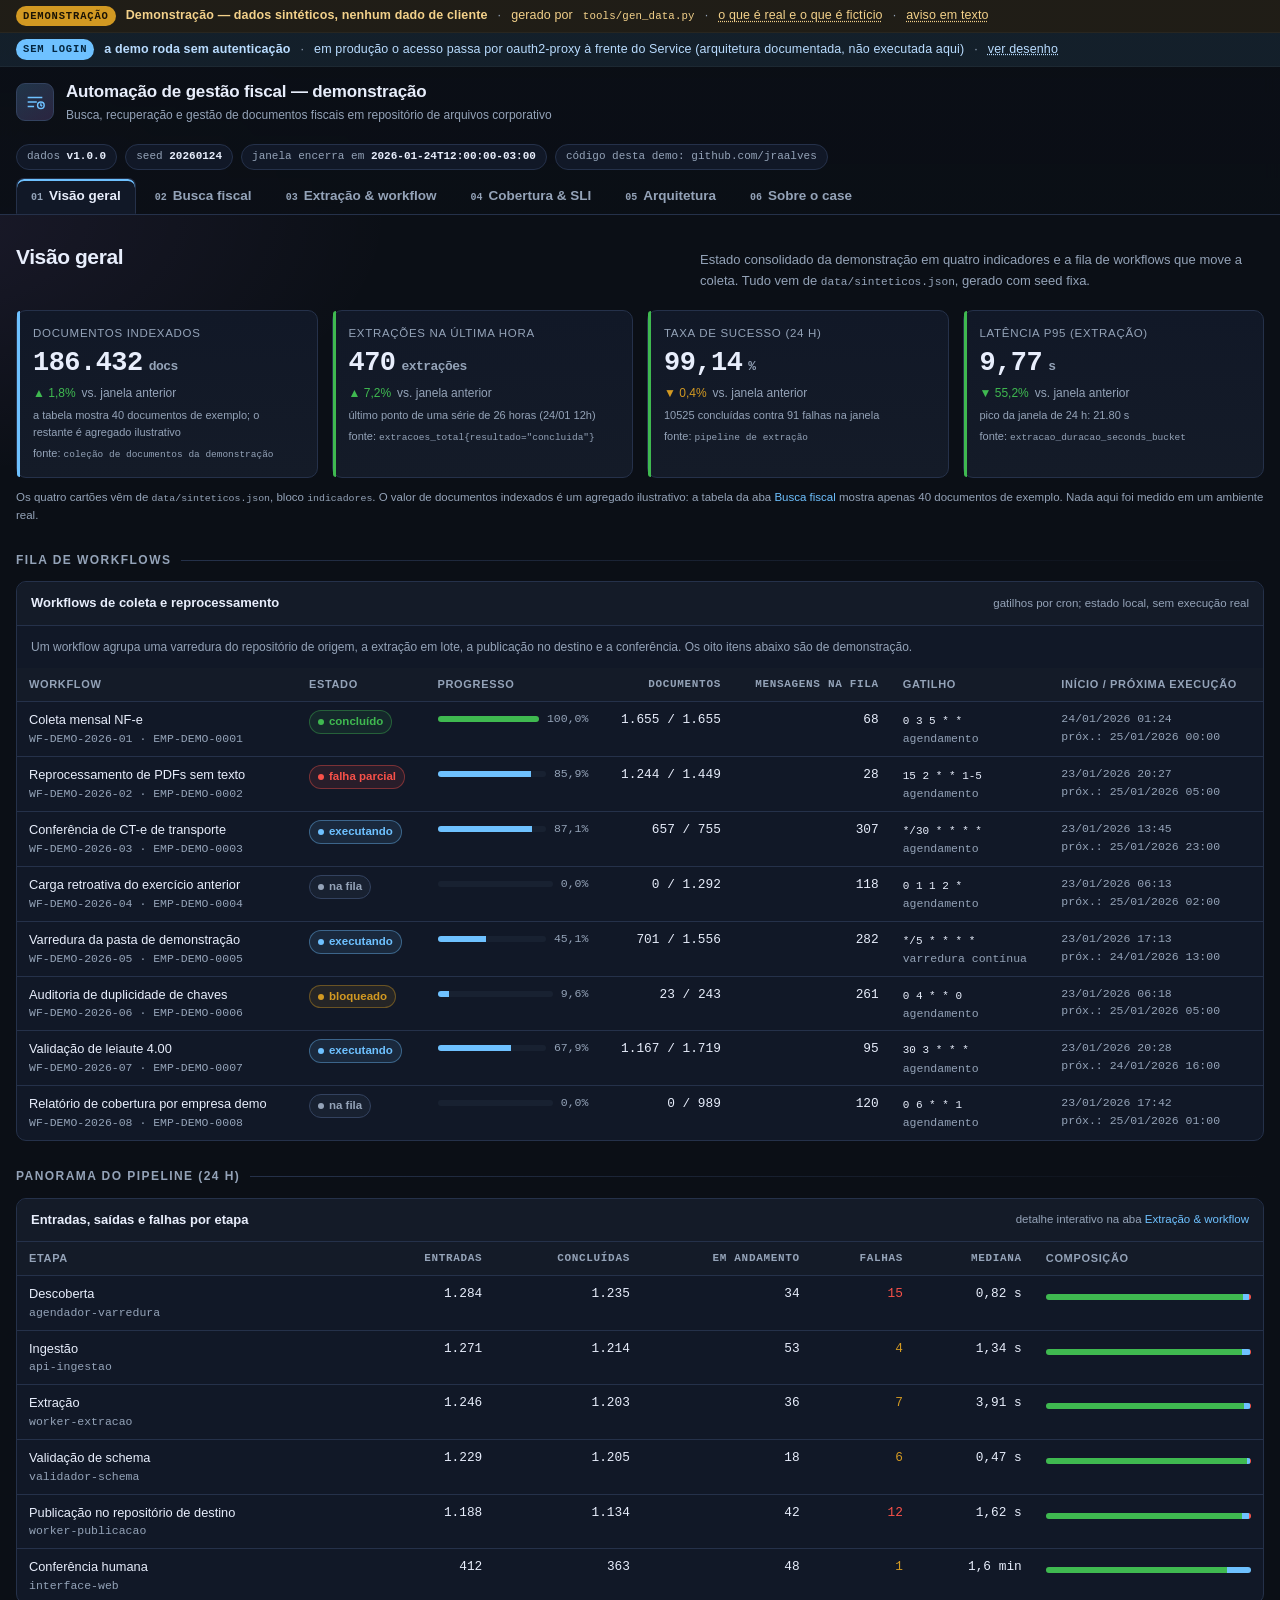
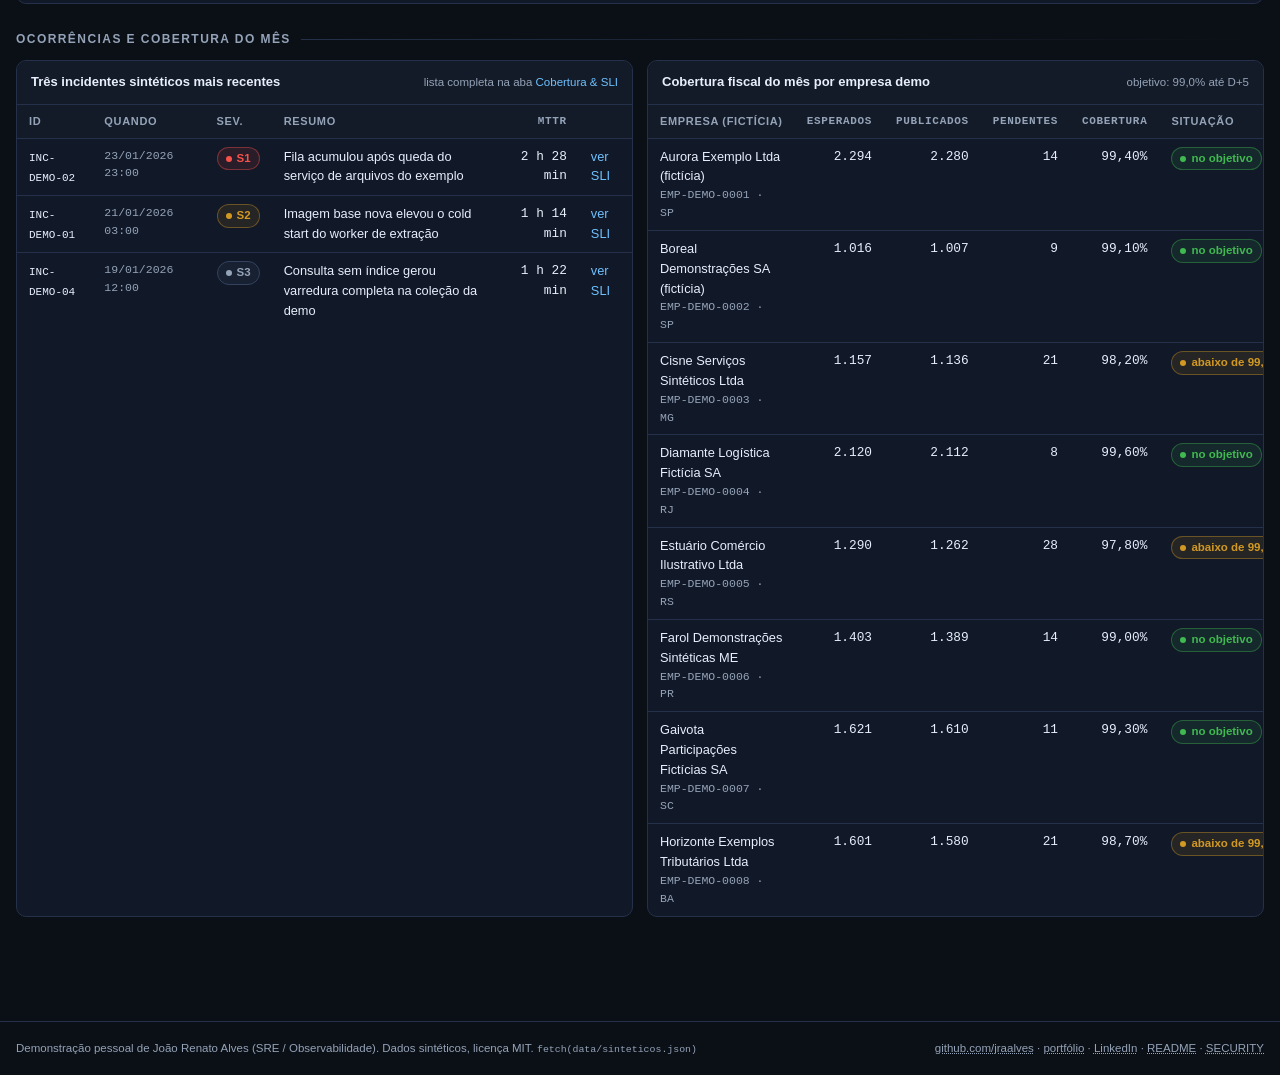
<file: index.html>
<!doctype html>
<html lang="pt-BR">
<head>
  <meta charset="utf-8">
  <meta name="viewport" content="width=device-width, initial-scale=1">
  <title>Automação de gestão fiscal — demonstração com dados sintéticos</title>
  <meta name="description" content="Demonstração pública com dados sintéticos de uma aplicação de busca, recuperação e gestão de documentos fiscais em repositório de arquivos corporativo: interface, pipeline, SLIs, observabilidade e arquitetura em Kubernetes.">
  <meta name="robots" content="index, follow, max-image-preview:large">
  <meta name="author" content="João Renato Alves">
  <meta name="theme-color" content="#0b0f16">
  <meta property="og:type" content="website">
  <meta property="og:site_name" content="Automação fiscal — demonstração">
  <meta property="og:title" content="Automação de gestão fiscal — demonstração com dados sintéticos">
  <meta property="og:description" content="Interface, pipeline, SLIs e arquitetura de um caso de automação fiscal. Nenhum dado de cliente: tudo sintético e reprodutível.">
  <meta property="og:url" content="https://jraalves.github.io/automacao/">
  <meta property="og:image" content="https://jraalves.github.io/automacao/img/demo-card.svg">
  <meta name="twitter:card" content="summary_large_image">
  <link rel="canonical" href="https://jraalves.github.io/automacao/">
  <link rel="icon" href="img/favicon.svg" type="image/svg+xml">
  <link rel="stylesheet" href="styles.css">
</head>
<body>
  <a class="pular" href="#conteudo">Pular para o conteúdo</a>

  <!-- ======================================================================
       Faixas fixas no topo. O texto estático já é verdadeiro; app.js apenas
       enriquece com o que está em data/sinteticos.json.
       ====================================================================== -->
  <div class="fixo-topo">
    <div class="faixa faixa-sintetico" id="faixa-sintetico">
      <span class="marcador">Demonstração</span>
      <strong>Demonstração — dados sintéticos, nenhum dado de cliente</strong>
      <span class="sep">·</span> gerado por <code>tools/gen_data.py</code> com seed fixa
      <span class="sep">·</span> <a href="#/sobre">o que é real e o que é fictício</a>
      <span class="sep">·</span> <a href="data/AVISO-SINTETICO.md">aviso em texto</a>
    </div>
    <div class="faixa faixa-auth" id="faixa-auth">
      <span class="marcador">Sem login</span>
      <strong>a demo roda sem autenticação</strong>
      <span class="sep">·</span> em produção o acesso passa por oauth2-proxy à frente do Service
      (arquitetura documentada, não executada aqui)
      <span class="sep">·</span> <a href="#/arquitetura">ver desenho</a>
    </div>

    <header class="topo">
      <div class="marca">
        <span class="glifo" aria-hidden="true">
          <svg width="22" height="22" viewBox="0 0 24 24" fill="none" stroke="#6ec1ff" stroke-width="1.6">
            <path d="M4 7h16M4 12h10M4 17h7"/>
            <circle cx="18.4" cy="15.6" r="3.6"/>
            <path d="M18.4 13.4v2.2l1.5 1"/>
          </svg>
        </span>
        <div>
          <h1 id="titulo-marca">Automação de gestão fiscal — demonstração</h1>
          <p id="sub-marca">Busca, recuperação e gestão de documentos fiscais em repositório de arquivos corporativo</p>
        </div>
      </div>
      <div class="selos">
        <span class="selo" id="selo-versao">dados <b>v1.0.0</b></span>
        <span class="selo" id="selo-seed">seed <b>20260124</b></span>
        <span class="selo" id="selo-instante">janela encerra em <b>2026-01-24T12:00:00-03:00</b></span>
        <a class="selo" href="https://github.com/jraalves" rel="noopener noreferrer">código desta demo: github.com/jraalves</a>
      </div>
    </header>

    <nav class="abas" role="tablist" aria-label="Seções da demonstração">
      <button class="aba" role="tab" id="aba-visao-geral" data-rota="visao-geral"
              aria-controls="vista-visao-geral" aria-selected="true"><span class="numero">01</span>Visão geral</button>
      <button class="aba" role="tab" id="aba-busca" data-rota="busca"
              aria-controls="vista-busca" aria-selected="false"><span class="numero">02</span>Busca fiscal</button>
      <button class="aba" role="tab" id="aba-extracao" data-rota="extracao"
              aria-controls="vista-extracao" aria-selected="false"><span class="numero">03</span>Extração &amp; workflow</button>
      <button class="aba" role="tab" id="aba-sli" data-rota="sli"
              aria-controls="vista-sli" aria-selected="false"><span class="numero">04</span>Cobertura &amp; SLI</button>
      <button class="aba" role="tab" id="aba-arquitetura" data-rota="arquitetura"
              aria-controls="vista-arquitetura" aria-selected="false"><span class="numero">05</span>Arquitetura</button>
      <button class="aba" role="tab" id="aba-sobre" data-rota="sobre"
              aria-controls="vista-sobre" aria-selected="false"><span class="numero">06</span>Sobre o case</button>
    </nav>
  </div>

  <main id="conteudo">
    <p id="erro-carga" class="erro-carga" hidden></p>
    <p id="carregando" class="nota-pequena">Carregando <code>data/sinteticos.json</code> (ou o fallback
      <code>data/dados.js</code> se você abriu este arquivo localmente)…</p>
    <noscript><div class="erro-carga">As tabelas, filtros e gráficos desta demonstração precisam de
      JavaScript. O texto das abas <a href="#/arquitetura">Arquitetura</a> e
      <a href="#/sobre">Sobre o case</a>, porém, continua útil sem script — e o repositório traz
      os mesmos YAMLs, regras de alerta e manifests comentados.</div></noscript>

    <!-- ====================================================================
         01 — VISÃO GERAL
         ==================================================================== -->
    <section class="vista" id="vista-visao-geral" role="tabpanel" aria-labelledby="aba-visao-geral">
      <div class="titulo-vista">
        <h2>Visão geral</h2>
        <p class="sub">Estado consolidado da demonstração em quatro indicadores e a fila de workflows
          que move a coleta. Tudo vem de <code>data/sinteticos.json</code>, gerado com seed fixa.</p>
      </div>

      <div class="grade g-4" id="kpis"></div>
      <div id="nota-indicadores"></div>

      <div class="grupo">
        <h3>Fila de workflows</h3>
        <div class="painel">
          <header>
            <h4>Workflows de coleta e reprocessamento</h4>
            <span class="nota">gatilhos por cron; estado local, sem execução real</span>
          </header>
          <div class="corpo sem-padding">
            <div class="envolver-tabela">
              <table id="tabela-workflows">
                <caption>Um workflow agrupa uma varredura do repositório de origem, a extração em lote,
                  a publicação no destino e a conferência. Os oito itens abaixo são de demonstração.</caption>
                <thead>
                  <tr>
                    <th scope="col">Workflow</th>
                    <th scope="col">Estado</th>
                    <th scope="col">Progresso</th>
                    <th scope="col" class="numero">Documentos</th>
                    <th scope="col" class="numero">Mensagens na fila</th>
                    <th scope="col">Gatilho</th>
                    <th scope="col">Início / próxima execução</th>
                  </tr>
                </thead>
                <tbody id="corpo-workflows"></tbody>
              </table>
            </div>
          </div>
        </div>
      </div>

      <div class="grupo">
        <h3>Panorama do pipeline (24 h)</h3>
        <div class="painel">
          <header>
            <h4>Entradas, saídas e falhas por etapa</h4>
            <span class="nota">detalhe interativo na aba <a href="#/extracao">Extração &amp; workflow</a></span>
          </header>
          <div class="corpo sem-padding">
            <div class="envolver-tabela">
              <table>
                <thead>
                  <tr>
                    <th scope="col">Etapa</th>
                    <th scope="col" class="numero">Entradas</th>
                    <th scope="col" class="numero">Concluídas</th>
                    <th scope="col" class="numero">Em andamento</th>
                    <th scope="col" class="numero">Falhas</th>
                    <th scope="col" class="numero">Mediana</th>
                    <th scope="col">Composição</th>
                  </tr>
                </thead>
                <tbody id="resumo-pipeline"></tbody>
              </table>
            </div>
          </div>
        </div>
      </div>

      <div class="grupo">
        <h3>Ocorrências e cobertura do mês</h3>
        <div class="grade g-2">
          <div class="painel">
            <header><h4>Três incidentes sintéticos mais recentes</h4>
              <span class="nota">lista completa na aba <a href="#/sli">Cobertura &amp; SLI</a></span></header>
            <div class="corpo sem-padding">
              <div class="envolver-tabela">
                <table>
                  <thead><tr><th scope="col">ID</th><th scope="col">Quando</th><th scope="col">Sev.</th>
                    <th scope="col">Resumo</th><th scope="col" class="numero">MTTR</th><th scope="col"></th></tr></thead>
                  <tbody id="corpo-incidentes-resumo"></tbody>
                </table>
              </div>
            </div>
          </div>
          <div class="painel">
            <header><h4>Cobertura fiscal do mês por empresa demo</h4>
              <span class="nota">objetivo: 99,0% até D+5</span></header>
            <div class="corpo sem-padding">
              <div class="envolver-tabela">
                <table>
                  <thead><tr><th scope="col">Empresa (fictícia)</th><th scope="col" class="numero">Esperados</th>
                    <th scope="col" class="numero">Publicados</th><th scope="col" class="numero">Pendentes</th>
                    <th scope="col" class="numero">Cobertura</th><th scope="col">Situação</th></tr></thead>
                  <tbody id="corpo-cobertura-empresa"></tbody>
                </table>
              </div>
            </div>
          </div>
        </div>
      </div>
    </section>

    <!-- ====================================================================
         02 — BUSCA FISCAL
         ==================================================================== -->
    <section class="vista" id="vista-busca" role="tabpanel" aria-labelledby="aba-busca" hidden>
      <div class="titulo-vista">
        <h2>Busca fiscal</h2>
        <p class="sub">A consulta que o time fiscal usava: filtrar por empresa, período, tipo de documento
          e status da extração. O filtro roda no navegador, sobre a amostra sintética — nenhuma requisição é feita.</p>
      </div>

      <div class="painel">
        <header>
          <h4>Filtros</h4>
          <span class="nota" id="contagem-filtro">carregando…</span>
        </header>
        <div class="corpo">
          <form id="filtro-form" class="filtros" autocomplete="off">
            <div class="campo">
              <label for="filtro-empresa">Empresa demo</label>
              <select id="filtro-empresa" data-filtro="empresa"></select>
            </div>
            <div class="campo">
              <label for="filtro-tipo">Tipo de documento</label>
              <select id="filtro-tipo" data-filtro="tipo"></select>
            </div>
            <div class="campo">
              <label for="filtro-status">Status da extração</label>
              <select id="filtro-status" data-filtro="status"></select>
            </div>
            <div class="campo">
              <label for="filtro-mes-ini">Referência (de)</label>
              <select id="filtro-mes-ini" data-filtro="mesIni"></select>
            </div>
            <div class="campo">
              <label for="filtro-mes-fim">Referência (até)</label>
              <select id="filtro-mes-fim" data-filtro="mesFim"></select>
            </div>
            <div class="campo">
              <label for="campo-texto">Texto (id, número, caminho, trace)</label>
              <input id="campo-texto" type="search" data-filtro="texto" placeholder="ex.: NF-DEMO-99- ou EMP-DEMO-0007">
            </div>
            <div class="botoes">
              <button class="botao principal" type="submit">Aplicar</button>
              <button class="botao" type="button" id="filtro-limpar">Limpar filtros</button>
            </div>
          </form>
          <p class="nota-pequena" style="margin-top:10px">
            Os nomes de empresa são inventados (EMP-DEMO-0001…0008). Nenhum número exibido tem
            dígito verificador válido de CNPJ ou CPF, e as chaves de acesso não são reproduzidas.
            Veja <a href="data/AVISO-SINTETICO.md">data/AVISO-SINTETICO.md</a>.
          </p>
        </div>
      </div>

      <div class="busca-grade" style="margin-top:14px">
        <div class="painel">
          <header>
            <h4>Documentos fiscais sintéticos</h4>
            <span class="nota">clique numa linha para abrir o detalhe; o
              <code>X-Request-Id</code> da linha leva à vista de correlação</span>
          </header>
          <div class="corpo sem-padding">
            <div class="envolver-tabela">
              <table id="tabela-documentos">
                <caption>Cada linha é um documento de demonstração. As colunas com seta são ordenáveis.</caption>
                <thead>
                  <tr>
                    <th scope="col" class="ordenavel" data-coluna="id">Documento <span class="seta-ordem"></span></th>
                    <th scope="col" class="ordenavel" data-coluna="empresa_id">Empresa <span class="seta-ordem"></span></th>
                    <th scope="col" class="ordenavel" data-coluna="tipo_rotulo">Tipo <span class="seta-ordem"></span></th>
                    <th scope="col" class="ordenavel" data-coluna="data_referencia">Referência <span class="seta-ordem"></span></th>
                    <th scope="col" class="ordenavel" data-coluna="status">Status da extração <span class="seta-ordem"></span></th>
                    <th scope="col" class="ordenavel" data-coluna="latencia" aria-sort="none">Mediana <span class="seta-ordem"></span></th>
                    <th scope="col" class="numero">Tent.</th>
                    <th scope="col">X-Request-Id / trace</th>
                    <th scope="col" class="ordenavel" data-coluna="data_entrada_repositorio">Entrada no repositório <span class="seta-ordem"></span></th>
                  </tr>
                </thead>
                <tbody id="corpo-documentos"></tbody>
              </table>
            </div>
          </div>
        </div>
        <aside class="painel detalhe" id="painel-detalhe" aria-live="polite">
          <header><h4>Detalhe do documento</h4><span class="nota">aguardando dados</span></header>
          <div class="corpo"><p class="vazio">Selecione uma linha da tabela.</p></div>
        </aside>
      </div>
    </section>

    <!-- ====================================================================
         03 — EXTRAÇÃO & WORKFLOW
         ==================================================================== -->
    <section class="vista" id="vista-extracao" role="tabpanel" aria-labelledby="aba-extracao" hidden>
      <div class="titulo-vista">
        <h2>Extração &amp; workflow</h2>
        <p class="sub">O caminho de um arquivo até virar documento consultável: descoberta, ingestão,
          extração, validação de schema, publicação no repositório de destino e conferência humana.</p>
      </div>

      <div class="painel">
        <header>
          <h4>Pipeline em seis etapas</h4>
          <span class="nota" id="cabecalho-janela">últimas 24 horas da janela de demonstração</span>
        </header>
        <div class="corpo">
          <div class="pipeline" id="pipeline"></div>
          <p class="nota-pequena" style="margin-top:14px" id="nota-retry"></p>
        </div>
      </div>

      <div class="grupo">
        <h3>Fila de falhas</h3>
        <div class="painel fila-falhas">
          <header>
            <h4>Documentos que pararam em alguma etapa</h4>
            <span class="nota" id="contador-falhas"></span>
          </header>
          <div class="corpo sem-padding">
            <div class="envolver-tabela">
              <table>
                <caption>Motivos fictícios, mas com as classes de erro que o desenho trata:
                  schema, OCR, tempo limite, regra de negócio, duplicidade e conflito de ETag.</caption>
                <thead>
                  <tr>
                    <th scope="col">Documento</th>
                    <th scope="col">Tipo / número demo</th>
                    <th scope="col">Classe</th>
                    <th scope="col">Motivo</th>
                    <th scope="col" class="numero">Tent.</th>
                    <th scope="col">Última tentativa</th>
                    <th scope="col">Próxima ação</th>
                    <th scope="col">Ação</th>
                    <th scope="col">Trace</th>
                  </tr>
                </thead>
                <tbody id="corpo-fila-falhas"></tbody>
              </table>
            </div>
          </div>
        </div>
        <div id="estado-local" style="margin-top:12px"></div>
      </div>

      <div class="grupo">
        <h3>Contrato de extração</h3>
        <div class="grade g-2-1">
          <div class="painel">
            <header><h4>Campos obrigatórios da extração (schema de demonstração)</h4>
              <span class="nota">é o que a validação de schema exige antes de publicar</span></header>
            <div class="corpo sem-padding">
              <div class="envolver-tabela">
                <table>
                  <thead><tr><th scope="col">Campo</th><th scope="col">Origem</th>
                    <th scope="col">Obrigatório</th><th scope="col">Validação</th></tr></thead>
                  <tbody id="corpo-schema"></tbody>
                </table>
              </div>
            </div>
          </div>
          <div class="cartao tom-roxo">
            <h4>Como o reprocessamento funciona no desenho real</h4>
            <ul class="lista-notas">
              <li>A API marca a tentativa e devolve o documento para a fila; o worker consome de novo
                com backoff exponencial.</li>
              <li>Falha definitiva vai para um beco sem saída com motivo — é ela que entra no SLI de
                taxa de erro do worker.</li>
              <li>Reprocessar nunca regrava por cima de um arquivo publicado: a chave é
                <code>empresa + tipo + número demo</code>, e o destino é verificado por ETag.</li>
              <li>Cada reprocessamento gera um novo <code>span</code> no mesmo <code>trace_id</code>,
                o que permite contar tentativas sem perder o histórico.</li>
            </ul>
            <p style="margin-top:10px">O botão <em>Reprocessar</em> desta página não faz nada disso: ele
              apenas move o item no estado local para você ver o fluxo. Nenhuma chamada de rede é feita.</p>
          </div>
        </div>
      </div>
    </section>

    <!-- ====================================================================
         04 — COBERTURA & SLI
         ==================================================================== -->
    <section class="vista" id="vista-sli" role="tabpanel" aria-labelledby="aba-sli" hidden>
      <div class="titulo-vista">
        <h2>Cobertura &amp; SLI</h2>
        <p class="sub">Como a demonstração mede se o serviço está prestanto o serviço: cobertura fiscal,
          latência de extração, taxa de erro do worker e o orçamento de erro do mês — todos calculados a
          partir da série sintética de 26 horas.</p>
      </div>

      <div class="grade g-4" id="cartoes-sli"></div>

      <div class="grupo">
        <h3>Orçamento de erro</h3>
        <div class="painel">
          <header><h4>Consumo no mês de referência</h4>
            <span class="nota">SLO de referência: taxa de erro do worker ≤ 0,5% em 30 dias</span></header>
          <div class="corpo" id="medidor-orcamento"></div>
        </div>
      </div>

      <div class="grupo">
        <h3>Séries</h3>
        <div class="painel">
          <header><h4>Burn rate multi-janela (1 h / 6 h / 24 h)</h4>
            <span class="nota">eixo vertical em escala logarítmica; 1x = ritmo exato do orçamento</span></header>
          <div class="corpo" id="grafico-burn"></div>
        </div>
        <div class="grade g-2" style="margin-top:14px">
          <div class="painel">
            <header><h4>SLI de cobertura fiscal</h4>
              <span class="nota">documentos publicados ÷ esperados, por hora</span></header>
            <div class="corpo" id="grafico-cobertura"></div>
          </div>
          <div class="painel">
            <header><h4>SLI de latência de extração</h4>
              <span class="nota">p50 e p95 por hora, objetivo p95 ≤ 12 s</span></header>
            <div class="corpo" id="grafico-latencia"></div>
          </div>
        </div>
      </div>

      <div class="grupo">
        <h3>Cobertura por empresa demo</h3>
        <div class="painel">
          <header><h4>Mês de referência por empresa fictícia</h4>
            <span class="nota">o que o SLI de cobertura significa na prática</span></header>
          <div class="corpo sem-padding">
            <div class="envolver-tabela">
              <table>
                <thead><tr><th scope="col">Empresa (fictícia)</th><th scope="col" class="numero">Esperados</th>
                  <th scope="col" class="numero">Publicados</th><th scope="col" class="numero">Pendentes</th>
                  <th scope="col" class="numero">Cobertura</th><th scope="col">Situação</th></tr></thead>
                <tbody id="corpo-cobertura-sli"></tbody>
              </table>
            </div>
          </div>
        </div>
      </div>

      <div class="grupo">
        <h3>Incidentes sintéticos</h3>
        <div class="painel">
          <header><h4>Últimos 8 incidentes de demonstração</h4>
            <span class="nota">MTTD/MTTR são números inventados para mostrar o formato do registro</span></header>
          <div class="corpo sem-padding">
            <div class="envolver-tabela">
              <table>
                <thead><tr><th scope="col">ID</th><th scope="col">Sev.</th><th scope="col">Resumo</th>
                  <th scope="col">Início</th><th scope="col" class="numero">MTTD</th>
                  <th scope="col" class="numero">MTTR</th><th scope="col">Detecção</th>
                  <th scope="col">Causa sintética</th><th scope="col">Orçamento</th></tr></thead>
                <tbody id="corpo-incidentes"></tbody>
              </table>
            </div>
          </div>
        </div>
        <p class="nota-pequena" style="margin-top:10px" id="nota-incidentes"></p>
      </div>
    </section>

    <!-- ====================================================================
         05 — ARQUITETURA
         ==================================================================== -->
    <section class="vista" id="vista-arquitetura" role="tabpanel" aria-labelledby="aba-arquitetura" hidden>
      <div class="titulo-vista">
        <h2>Arquitetura</h2>
        <p class="sub">Desenho de produção <strong>documentado</strong>, não executado por esta página.
          Cada caixa tem link para o arquivo correspondente no repositório — os YAMLs estão aqui,
          legíveis e comentados.</p>
      </div>

      <div class="painel">
        <header>
          <h4>Fluxo completo: do navegador ao repositório de arquivos, com telemetria e GitOps</h4>
          <span class="nota">SVG desenhado à mão dentro deste arquivo; nenhuma biblioteca de diagrama</span>
        </header>
        <div class="corpo">
          <div class="envolver-tabela">
            <svg class="diagrama" viewBox="0 0 1240 860" xmlns="http://www.w3.org/2000/svg" role="img"
                 aria-label="Diagrama com navegador, Ingress, oauth2-proxy, Service, pods FastAPI, fila, workers, MongoDB, repositório de arquivos corporativo, OTel Collector, Prometheus, Loki, Tempo, Alertmanager, Grafana e Argo CD sincronizando manifests">
              <defs>
                <marker id="ponta-azul" viewBox="0 0 10 10" refX="9" refY="5" markerWidth="6" markerHeight="6" orient="auto-start-reverse">
                  <path d="M0,0 L10,5 L0,10 z" fill="#6ec1ff"/></marker>
                <marker id="ponta-roxo" viewBox="0 0 10 10" refX="9" refY="5" markerWidth="6" markerHeight="6" orient="auto-start-reverse">
                  <path d="M0,0 L10,5 L0,10 z" fill="#bc8cff"/></marker>
                <marker id="ponta-verde" viewBox="0 0 10 10" refX="9" refY="5" markerWidth="6" markerHeight="6" orient="auto-start-reverse">
                  <path d="M0,0 L10,5 L0,10 z" fill="#3fb950"/></marker>
                <marker id="ponta-ambar" viewBox="0 0 10 10" refX="9" refY="5" markerWidth="6" markerHeight="6" orient="auto-start-reverse">
                  <path d="M0,0 L10,5 L0,10 z" fill="#d29922"/></marker>
              </defs>

              <!-- região do cluster e rótulos de fora do cluster -->
              <rect class="regiao" x="160" y="56" width="900" height="734" rx="12"/>
              <text class="regiao-titulo" x="176" y="80">CLUSTER KUBERNETES (GENÉRICO — SEM REFERÊNCIA A AMBIENTE REAL)</text>
              <text class="regiao-titulo" x="16" y="240">FORA DO CLUSTER</text>
              <text class="regiao-titulo" x="1090" y="240">FORA DO CLUSTER</text>

              <!-- ============ banda GitOps (topo) ============ -->
              <g>
                <title>Manifests versionados em Git: a pasta k8s/ deste próprio repositório</title>
                <rect class="caixa" x="168" y="96" width="180" height="64" rx="8"/>
                <text class="no-titulo" x="258" y="122" text-anchor="middle">Git (manifests)</text>
                <text class="no-sub" x="258" y="138" text-anchor="middle">pasta k8s/ · 1 app por ambiente</text>
                <text class="no-sub" x="258" y="151" text-anchor="middle">revisão humana antes do merge</text>
              </g>
              <path class="seta-gitops" d="M348,128 H364" marker-end="url(#ponta-ambar)"/>
              <g>
                <title>Argo CD sincroniza os manifests (GitOps documentado, não executado aqui)</title>
                <rect class="caixa" x="364" y="96" width="170" height="64" rx="8"/>
                <text class="no-titulo" x="449" y="122" text-anchor="middle">Argo CD (GitOps)</text>
                <text class="no-sub" x="449" y="138" text-anchor="middle">sync periódico · diff visível</text>
                <text class="no-sub" x="449" y="151" text-anchor="middle">prune desligado por padrão</text>
              </g>
              <g>
                <title>NetworkPolicy default-deny: só o tráfego listado é permitido</title>
                <rect class="regiao" x="560" y="96" width="220" height="64" rx="8"/>
                <text class="no-titulo" x="670" y="122" text-anchor="middle">NetworkPolicy default-deny</text>
                <text class="no-sub" x="670" y="138" text-anchor="middle">proxy → api · worker → mongo</text>
                <text class="no-sub" x="670" y="151" text-anchor="middle">tudo → OTel Collector:4317</text>
              </g>
              <g>
                <title>Policy de disruption e autoescala por profundidade de fila</title>
                <rect class="regiao" x="800" y="96" width="180" height="64" rx="8"/>
                <text class="no-titulo" x="890" y="122" text-anchor="middle">PDB + HPA</text>
                <text class="no-sub" x="890" y="138" text-anchor="middle">minAvailable 2 de 3</text>
                <text class="no-sub" x="890" y="151" text-anchor="middle">4 → 12 pods pela fila</text>
              </g>

              <!-- GitOps desce para os workloads -->
              <path class="seta-gitops" d="M449,160 V196 H665 V250" marker-end="url(#ponta-ambar)"/>
              <path class="seta-gitops" d="M449,196 H982 V250" marker-end="url(#ponta-ambar)"/>
              <text class="rotulo-seta" x="470" y="190">ArgoCD sincroniza Deployment/Service</text>

              <!-- ============ cadeia principal (HTTP) ============ -->
              <g>
                <title>Navegador do usuário da demonstração — aqui é HTML+CSS+JS puro</title>
                <rect class="caixa" x="16" y="300" width="124" height="68" rx="8"/>
                <text class="no-titulo" x="78" y="326" text-anchor="middle">Navegador</text>
                <text class="no-sub" x="78" y="342" text-anchor="middle">interface do fiscal</text>
                <text class="no-sub" x="78" y="355" text-anchor="middle">nesta demo: HTML+CSS+JS</text>
              </g>
              <path class="seta" d="M140,334 H168" marker-end="url(#ponta-azul)"/>
              <text class="rotulo-seta" x="122" y="324">TLS 443</text>

              <a href="k8s/ingress.yaml">
                <g><title>Ingress: único ponto de entrada público, host fictício automacao-demo.example.com</title>
                  <rect class="caixa" x="168" y="300" width="118" height="68" rx="8"/>
                  <text class="no-titulo" x="227" y="326" text-anchor="middle">Ingress</text>
                  <text class="no-sub" x="227" y="342" text-anchor="middle">automacao-demo</text>
                  <text class="no-sub" x="227" y="355" text-anchor="middle">.example.com (fictício)</text>
                </g>
              </a>
              <path class="seta" d="M286,334 H302" marker-end="url(#ponta-azul)"/>

              <a href="k8s/oauth2-proxy.yaml">
                <g><title>oauth2-proxy: única rota exposta; sem cookie válido o backend nem é chamado</title>
                  <rect class="caixa" x="302" y="300" width="130" height="68" rx="8"/>
                  <text class="no-titulo" x="367" y="326" text-anchor="middle">oauth2-proxy</text>
                  <text class="no-sub" x="367" y="342" text-anchor="middle">sessão + allow list</text>
                  <text class="no-sub" x="367" y="355" text-anchor="middle">não executado aqui</text>
                </g>
              </a>
              <path class="seta" d="M432,334 H448" marker-end="url(#ponta-azul)"/>
              <text class="rotulo-seta" x="398" y="324">cookie ok</text>

              <a href="k8s/service-api.yaml">
                <g><title>Service ClusterIP: nunca exposto diretamente</title>
                  <rect class="caixa" x="448" y="300" width="118" height="68" rx="8"/>
                  <text class="no-titulo" x="507" y="326" text-anchor="middle">Service</text>
                  <text class="no-sub" x="507" y="342" text-anchor="middle">ClusterIP</text>
                  <text class="no-sub" x="507" y="355" text-anchor="middle">porta 8000</text>
                </g>
              </a>
              <path class="seta" d="M566,334 H582" marker-end="url(#ponta-azul)"/>

              <!-- deployment da API -->
              <a href="k8s/deployment-api.yaml">
                <g><title>Deployment da API FastAPI: leitores de busca, sem trabalho longo</title>
                  <rect class="caixa" x="582" y="250" width="166" height="170" rx="10"/>
                  <text class="no-titulo" x="665" y="272" text-anchor="middle">Deployment · api</text>
                  <rect class="caixa-suave" x="598" y="284" width="134" height="32" rx="6"/>
                  <text class="no-sub" x="665" y="304" text-anchor="middle">FastAPI · pod a</text>
                  <rect class="caixa-suave" x="598" y="324" width="134" height="32" rx="6"/>
                  <text class="no-sub" x="665" y="344" text-anchor="middle">FastAPI · pod b</text>
                  <rect class="caixa-suave" x="598" y="364" width="134" height="32" rx="6"/>
                  <text class="no-sub" x="665" y="384" text-anchor="middle">FastAPI · pod c</text>
                </g>
              </a>
              <path class="seta" d="M748,334 H764" marker-end="url(#ponta-azul)"/>
              <text class="rotulo-seta" x="726" y="324">enfileira</text>

              <g>
                <title>Fila de trabalho: desacopla a requisição HTTP do trabalho longo</title>
                <rect class="caixa" x="764" y="300" width="132" height="68" rx="8"/>
                <text class="no-titulo" x="830" y="326" text-anchor="middle">fila de trabalho</text>
                <text class="no-sub" x="830" y="342" text-anchor="middle">pedidos de extração</text>
                <text class="no-sub" x="830" y="355" text-anchor="middle">retry + beco sem saída</text>
              </g>
              <path class="seta" d="M896,334 H912" marker-end="url(#ponta-azul)"/>

              <!-- deployment de workers -->
              <a href="k8s/deployment-worker.yaml">
                <g><title>Workers de extração: CPU/memória próprias, escalam pela fila</title>
                  <rect class="caixa" x="912" y="250" width="140" height="170" rx="10"/>
                  <text class="no-titulo" x="982" y="272" text-anchor="middle">Deployment · worker</text>
                  <rect class="caixa-suave" x="926" y="284" width="112" height="32" rx="6"/>
                  <text class="no-sub" x="982" y="304" text-anchor="middle">parser XML</text>
                  <rect class="caixa-suave" x="926" y="324" width="112" height="32" rx="6"/>
                  <text class="no-sub" x="982" y="344" text-anchor="middle">OCR de PDF</text>
                  <rect class="caixa-suave" x="926" y="364" width="112" height="32" rx="6"/>
                  <text class="no-sub" x="982" y="384" text-anchor="middle">publicação</text>
                </g>
              </a>

              <!-- repositório de arquivos (fora do cluster) -->
              <g>
                <title>Repositório de arquivos corporativo (M365 Drive-like, genérico): origem e destino</title>
                <rect class="caixa" x="1090" y="286" width="130" height="96" rx="8"/>
                <text class="no-titulo" x="1155" y="312" text-anchor="middle">Repositório</text>
                <text class="no-titulo" x="1155" y="328" text-anchor="middle">de arquivos</text>
                <text class="no-sub" x="1155" y="346" text-anchor="middle">corporativo genérico</text>
                <text class="no-sub" x="1155" y="360" text-anchor="middle">(M365 Drive-like)</text>
                <text class="no-sub" x="1155" y="374" text-anchor="middle">origem + destino</text>
              </g>
              <path class="seta seta-dados" d="M1052,334 H1090" marker-end="url(#ponta-roxo)"/>
              <text class="rotulo-seta" x="1006" y="324">baixa / publica</text>

              <!-- ============ camada de dados (roxo) ============ -->
              <a href="k8s/postgres-or-mongo-statefulset.yaml">
                <g><title>MongoDB StatefulSet: documentos, auditoria e estado dos workflows</title>
                  <rect class="caixa" x="582" y="470" width="166" height="70" rx="8"/>
                  <text class="no-titulo" x="665" y="494" text-anchor="middle">MongoDB · StatefulSet</text>
                  <text class="no-sub" x="665" y="510" text-anchor="middle">documentos + auditoria</text>
                  <text class="no-sub" x="665" y="524" text-anchor="middle">1 volume por réplica</text>
                </g>
              </a>
              <path class="seta seta-dados" d="M665,420 V470" marker-end="url(#ponta-roxo)"/>
              <text class="rotulo-seta" x="672" y="450">lê / grava</text>
              <path class="seta seta-dados" d="M982,420 V505 H748" marker-end="url(#ponta-roxo)"/>
              <text class="rotulo-seta" x="800" y="498">estado do trabalho</text>

              <!-- secret montado read-only (anotação) -->
              <g>
                <title>Secret do conector montado em readOnly: true, sem write, sem execute</title>
                <rect class="caixa-suave" x="800" y="470" width="210" height="58" rx="8"/>
                <text class="no-titulo" x="905" y="492" text-anchor="middle">Secret (readOnly)</text>
                <text class="no-sub" x="905" y="508" text-anchor="middle">montado no worker · sem</text>
                <text class="no-sub" x="905" y="521" text-anchor="middle">escrita no volume</text>
              </g>
              <path class="seta seta-dados" d="M905,470 V420" marker-end="url(#ponta-roxo)"/>

              <!-- ============ telemetria (verde) ============ -->
              <path class="seta seta-telemetria" d="M582,404 H540 V560 H150 V640 H168" marker-end="url(#ponta-verde)"/>
              <path class="seta seta-telemetria" d="M1052,398 H1058 V580 H140 V656 H168" marker-end="url(#ponta-verde)"/>
              <text class="rotulo-seta" x="258" y="552">OTLP 4317: traces, logs e métricas (mesmo trace_id do X-Request-Id)</text>

              <a href="k8s/configmap-otel.yaml">
                <g><title>OpenTelemetry Collector: recebe OTLP e redistribui para as três backends</title>
                  <rect class="caixa" x="168" y="616" width="150" height="68" rx="8"/>
                  <text class="no-titulo" x="243" y="642" text-anchor="middle">OTel Collector</text>
                  <text class="no-sub" x="243" y="658" text-anchor="middle">pipeline demo:</text>
                  <text class="no-sub" x="243" y="671" text-anchor="middle">otlp → prom/loki/tempo</text>
                </g>
              </a>
              <path class="seta seta-telemetria" d="M318,632 H332 V600 H414 V616" marker-end="url(#ponta-verde)"/>
              <path class="seta seta-telemetria" d="M318,644 H340 V604 H569 V616" marker-end="url(#ponta-verde)"/>
              <path class="seta seta-telemetria" d="M318,656 H348 V608 H719 V616" marker-end="url(#ponta-verde)"/>

              <a href="observabilidade/prometheus-rules.yml">
                <g><title>Prometheus: regras de SLI, burn rate e alertas</title>
                  <rect class="caixa" x="350" y="616" width="128" height="68" rx="8"/>
                  <text class="no-titulo" x="414" y="642" text-anchor="middle">Prometheus</text>
                  <text class="no-sub" x="414" y="658" text-anchor="middle">regras de SLI</text>
                  <text class="no-sub" x="414" y="671" text-anchor="middle">burn rate 1h/6h/24h</text>
                </g>
              </a>
              <a href="observabilidade/loki-logql-exemplos.md">
                <g><title>Loki: logs em JSON com trace_id e request_id indexados</title>
                  <rect class="caixa" x="510" y="616" width="118" height="68" rx="8"/>
                  <text class="no-titulo" x="569" y="642" text-anchor="middle">Loki</text>
                  <text class="no-sub" x="569" y="658" text-anchor="middle">logs + trace_id</text>
                  <text class="no-sub" x="569" y="671" text-anchor="middle">LogQL na aba correlação</text>
                </g>
              </a>
              <a href="observabilidade/otel-collector-config.yaml">
                <g><title>Tempo: traces distribuídos consultados pelo botão da interface</title>
                  <rect class="caixa" x="660" y="616" width="118" height="68" rx="8"/>
                  <text class="no-titulo" x="719" y="642" text-anchor="middle">Tempo</text>
                  <text class="no-sub" x="719" y="658" text-anchor="middle">traces OTLP</text>
                  <text class="no-sub" x="719" y="671" text-anchor="middle">waterfall por request</text>
                </g>
              </a>
              <path class="seta seta-telemetria" d="M414,684 V716" marker-end="url(#ponta-verde)"/>
              <a href="observabilidade/alertmanager-routing.yml">
                <g><title>Alertmanager: rotas por severidade e janela de queima</title>
                  <rect class="caixa" x="350" y="716" width="128" height="68" rx="8"/>
                  <text class="no-titulo" x="414" y="742" text-anchor="middle">Alertmanager</text>
                  <text class="no-sub" x="414" y="758" text-anchor="middle">página S1</text>
                  <text class="no-sub" x="414" y="771" text-anchor="middle">ticket S2/S3</text>
                </g>
              </a>
              <path class="seta seta-telemetria" d="M450,684 L830,730" marker-end="url(#ponta-verde)"/>
              <path class="seta seta-telemetria" d="M569,684 L830,752" marker-end="url(#ponta-verde)"/>
              <path class="seta seta-telemetria" d="M719,684 L830,770" marker-end="url(#ponta-verde)"/>
              <a href="observabilidade/dashboards/grafana-demo.json">
                <g><title>Grafana: painel desta demonstração (JSON versionado no repositório)</title>
                  <rect class="caixa" x="830" y="716" width="148" height="68" rx="8"/>
                  <text class="no-titulo" x="904" y="742" text-anchor="middle">Grafana</text>
                  <text class="no-sub" x="904" y="758" text-anchor="middle">consulta métrica, log</text>
                  <text class="no-sub" x="904" y="771" text-anchor="middle">e trace no mesmo painel</text>
                </g>
              </a>

              <text class="regiao-titulo" x="168" y="812">ESTA PÁGINA É ESTÁTICA: NENHUM FLUXO ACIMA É EXECUTADO PELO SITE</text>
              <text class="no-sub" x="168" y="832">As setas descrevem o desenho documentado do caso. A interface que você vê consome apenas
                data/sinteticos.json e não abre conexão com Prometheus, Loki, Tempo, Mongo nem com o repositório de arquivos.</text>
            </svg>
          </div>
        </div>
      </div>

      <div class="grupo">
        <h3>Legenda do diagrama</h3>
        <div class="grade g-2">
          <div class="painel">
            <header><h4>Cores das conexões</h4><span class="nota">o mesmo vocabulário do CSS</span></header>
            <div class="corpo">
              <div class="legenda">
                <span><i style="background:#6ec1ff"></i> chamadas HTTP/síncronas do usuário</span>
                <span><i style="background:#bc8cff"></i> dados: arquivos, documentos, estado</span>
                <span><i style="background:#3fb950"></i> telemetria OTLP (trace, log, métrica)</span>
                <span><i style="background:#d29922"></i> GitOps: Argo CD aplicando manifests</span>
              </div>
              <ul class="lista-notas" style="margin-top:12px">
                <li>Retângulos sólidos = carga de trabalho ou serviço. Retângulos tracejados = política
                  (NetworkPolicy, PDB/HPA) ou anotação.</li>
                <li>Traço contínuo = caminho de requisição. Traço pontilhado = caminho assíncrono
                  (telemetria e sincronização).</li>
                <li>Caixas fora do tracejado do cluster ficam em outro domínio: o navegador e o
                  repositório de arquivos corporativo.</li>
                <li>Todo host citado é <code>.example.com</code>; não existe ambiente real por trás.</li>
              </ul>
            </div>
          </div>
          <div class="cartao tom-info">
            <h4>O que mudou do original para este desenho</h4>
            <ul class="lista-notas">
              <li>O caso original era React + Python/FastAPI + MongoDB rodando em contêineres; a UI,
                a API e o worker de extração são os mesmos três papéis deste diagrama.</li>
              <li>A evolução para contêineres e orquestração adicionou: leitura de configuração por
                ambiente, sondagens, e a separação API/worker que você vê aqui.</li>
              <li>A camada de borda (Ingress + proxy de autenticação) e a observabilidade OTLP fazem
                parte do desenho documentado desta demonstração, não de uma versão executada.</li>
              <li>Nomes de produto, domínio e tenant do ambiente original foram substituídos por
                descrições genéricas — é por isso que o repositório de arquivos aparece como
                “M365 Drive-like, genérico”.</li>
            </ul>
          </div>
        </div>
      </div>

      <div class="grupo">
        <h3>Arquivos que sustentam o desenho</h3>
        <div class="painel">
          <header><h4>Manifests e configuração de observabilidade versionados aqui</h4>
            <span class="nota">abrir um arquivo mostra o texto-fonte no navegador; em
              <a href="https://github.com/jraalves/fiscal-automation-case" rel="noopener noreferrer">o case</a>
              há a explicação estendida</span></header>
          <div class="corpo sem-padding">
            <div class="envolver-tabela">
              <table>
                <thead><tr><th scope="col">Arquivo</th><th scope="col">Papel no desenho</th>
                  <th scope="col">O que você deve ler nele</th></tr></thead>
                <tbody>
                  <tr><td><code><a href="k8s/namespace.yaml">k8s/namespace.yaml</a></code></td>
                    <td>Isolamento do ambiente de demonstração</td>
                    <td>rótulos usados por NetworkPolicy e pelas regras de SLI</td></tr>
                  <tr><td><code><a href="k8s/deployment-api.yaml">k8s/deployment-api.yaml</a></code></td>
                    <td>API FastAPI de busca e gestão</td>
                    <td>sondagens, limites, seccomp, filesystem read-only</td></tr>
                  <tr><td><code><a href="k8s/deployment-worker.yaml">k8s/deployment-worker.yaml</a></code></td>
                    <td>Workers de extração e publicação</td>
                    <td>como o secret entra montado read-only e por que a fila escala</td></tr>
                  <tr><td><code><a href="k8s/service-api.yaml">k8s/service-api.yaml</a></code></td>
                    <td>Service ClusterIP da API</td>
                    <td>o Service não é exposto: quem publica a rota é o Ingress</td></tr>
                  <tr><td><code><a href="k8s/ingress.yaml">k8s/ingress.yaml</a></code></td>
                    <td>Borda TLS e roteamento por path</td>
                    <td>host fictício e anotações de rate limit</td></tr>
                  <tr><td><code><a href="k8s/oauth2-proxy.yaml">k8s/oauth2-proxy.yaml</a></code></td>
                    <td>Autenticação na borda</td>
                    <td>cookie de sessão, allow list, e o que fica atrás dele</td></tr>
                  <tr><td><code><a href="k8s/secret-template.yaml">k8s/secret-template.yaml</a></code></td>
                    <td>Modelo de credencial do conector</td>
                    <td>todos os valores são <code>&lt;CHANGE_ME&gt;</code> — nada real aqui</td></tr>
                  <tr><td><code><a href="k8s/networkpolicy.yaml">k8s/networkpolicy.yaml</a></code></td>
                    <td>Allow list de tráfego pod a pod</td>
                    <td>default-deny + as quatro liberações do diagrama</td></tr>
                  <tr><td><code><a href="k8s/pdb.yaml">k8s/pdb.yaml</a></code></td>
                    <td>Policy de disruption</td>
                    <td>por que API e worker têm orçamentos diferentes</td></tr>
                  <tr><td><code><a href="k8s/hpa.yaml">k8s/hpa.yaml</a></code></td>
                    <td>Autoescala horizontal</td>
                    <td>métrica de profundidade de fila em vez de CPU</td></tr>
                  <tr><td><code><a href="k8s/configmap-otel.yaml">k8s/configmap-otel.yaml</a></code></td>
                    <td>Collector no cluster</td>
                    <td>recebe OTLP e distribui para as três backends</td></tr>
                  <tr><td><code><a href="k8s/postgres-or-mongo-statefulset.yaml">k8s/postgres-or-mongo-statefulset.yaml</a></code></td>
                    <td>Camada de dados</td>
                    <td>o original usava Mongo; o arquivo explica a troca por Postgres</td></tr>
                  <tr><td><code><a href="k8s/README.md">k8s/README.md</a></code></td>
                    <td>Como aplicar e o que <em>não</em> fazer</td>
                    <td>ordem de aplicação, variáveis e armadilhas comuns</td></tr>
                  <tr><td><code><a href="observabilidade/prometheus-rules.yml">observabilidade/prometheus-rules.yml</a></code></td>
                    <td>Regras de SLI e burn rate</td>
                    <td>as mesmas fórmulas dos gráficos desta página</td></tr>
                  <tr><td><code><a href="observabilidade/alertmanager-routing.yml">observabilidade/alertmanager-routing.yml</a></code></td>
                    <td>Roteamento e inibição de alertas</td>
                    <td>queima 14,4x pagina; 1x vira revisão semanal</td></tr>
                  <tr><td><code><a href="observabilidade/otel-collector-config.yaml">observabilidade/otel-collector-config.yaml</a></code></td>
                    <td>Configuração do Collector (recebedor/rotas)</td>
                    <td>atributos que viram rótulos de métrica e campos de log</td></tr>
                  <tr><td><code><a href="observabilidade/loki-logql-exemplos.md">observabilidade/loki-logql-exemplos.md</a></code></td>
                    <td>Consultas LogQL de correlação</td>
                    <td>do <code>X-Request-Id</code> da interface ao <code>trace_id</code></td></tr>
                  <tr><td><code><a href="observabilidade/dashboards/grafana-demo.json">observabilidade/dashboards/grafana-demo.json</a></code></td>
                    <td>Painel pronto para importar</td>
                    <td>JSON validado pelo <code>tools/validate.py</code></td></tr>
                </tbody>
              </table>
            </div>
          </div>
        </div>
      </div>

      <div class="grupo">
        <h3>Decisões de projeto</h3>
        <div class="painel">
          <header><h4>Por que o desenho é assim</h4>
            <span class="nota">ADRs completos em <a href="docs/decisoes/">docs/decisoes/</a></span></header>
          <div class="corpo sem-padding">
            <div class="envolver-tabela">
              <table>
                <caption>Nenhuma dessas decisões exige um fornecedor específico; todas são
                  ferramentas livres e abertas.</caption>
                <thead><tr><th scope="col">Decisão</th><th scope="col">Motivo prático</th>
                  <th scope="col">Custo aceito</th><th scope="col">Referência</th></tr></thead>
                <tbody>
                  <tr>
                    <td><b>Ingress na borda, em vez de expor o Service</b></td>
                    <td>Um único lugar para TLS, rate limit, cabeçalhos de segurança e para o proxy de
                      autenticação. O Service continua ClusterIP: se o Ingress cair, nada vira público.</td>
                    <td>Mais uma camada para operar e uma dependência de controller no cluster.</td>
                    <td><a href="docs/decisoes/0001-borda-com-ingress-e-oauth2-proxy.md">ADR 0001</a> ·
                      <a href="k8s/ingress.yaml">ingress.yaml</a></td>
                  </tr>
                  <tr>
                    <td><b>oauth2-proxy à frente do Service</b></td>
                    <td>A aplicação não precisa implementar sessão/SSO para ficar atrás de
                      autenticação; a allow list fica fora do código de negócio.</td>
                    <td>Cookie extra, e o time precisa entender o fluxo de logout.</td>
                    <td><a href="k8s/oauth2-proxy.yaml">oauth2-proxy.yaml</a> ·
                      <a href="#/sobre">nota de privacidade</a></td>
                  </tr>
                  <tr>
                    <td><b>Secret montado read-only</b></td>
                    <td>Credencial de um repositório de arquivos corporativo não pode ser escrita nem
                      executada pelo processo; <code>readOnly: true</code> e volume <code>tmpfs</code>
                      limitam o estrago de um RCE.</td>
                    <td>Precisa de um mecanismo de rotação fora do pod (o arquivo modela o formato).</td>
                    <td><a href="k8s/secret-template.yaml">secret-template.yaml</a></td>
                  </tr>
                  <tr>
                    <td><b>NetworkPolicy default-deny</b></td>
                    <td>O pod da API fala com Mongo e com o conector; nada mais deveria conseguir.
                      Converte “um pod comprometido alcança a rede toda” em lista explícita.</td>
                    <td>Toda nova dependência exige uma liberação escrita e revisada.</td>
                    <td><a href="k8s/networkpolicy.yaml">networkpolicy.yaml</a></td>
                  </tr>
                  <tr>
                    <td><b>Workers desacoplados da API</b></td>
                    <td>Extração e OCR são lentos e comem CPU; a busca interativa precisa de p95
                      baixo. Separar permite escalar cada um pela sua métrica e reiniciar worker sem
                      derrubar a UI.</td>
                    <td>Eventual consistência: um documento publicado some na busca com atraso.</td>
                    <td><a href="docs/decisoes/0002-workers-desacoplados-da-api.md">ADR 0002</a> ·
                      <a href="k8s/deployment-worker.yaml">deployment-worker.yaml</a></td>
                  </tr>
                  <tr>
                    <td><b>Publicar dados sintéticos, não o código original</b></td>
                    <td>O código do cliente não pode ser aberto. Uma demonstração reprodutível mostra
                      a mesma competência sem violar confidencialidade.</td>
                    <td>Nada aqui prova performance em ambiente real — e a página diz isso.</td>
                    <td><a href="docs/decisoes/0003-dados-sinteticos-em-vez-do-codigo-original.md">ADR 0003</a> ·
                      <a href="data/AVISO-SINTETICO.md">aviso sintético</a></td>
                  </tr>
                </tbody>
              </table>
            </div>
          </div>
        </div>
      </div>
    </section>

    <!-- ====================================================================
         06 — SOBRE O CASE
         ==================================================================== -->
    <section class="vista" id="vista-sobre" role="tabpanel" aria-labelledby="aba-sobre" hidden>
      <div class="titulo-vista">
        <h2>Sobre o case</h2>
        <p class="sub">Quem fez, o que é real, o que é inventado, quais ferramentas usam e por que
          existem páginas assim — escritas de forma que um leitor técnico consiga conferir tudo.</p>
      </div>

      <div class="contraste-demo">
        <div class="cartao tom-ok">
          <h4>É demonstração fiel (desenho real)</h4>
          <ul id="real-lista"></ul>
          <p style="margin-top:10px">Os arquivos de <code>k8s/</code> e <code>observabilidade/</code>
            deste repositório são a mesma classe de artefato que se escreve num trabalho real: entram
            em revisão, são versionados e têm um dono.</p>
        </div>
        <div class="cartao tom-alerta">
          <h4>É ficção controlada (dados)</h4>
          <ul id="falso-lista"></ul>
          <p style="margin-top:10px">Toda a camada de dados vem de um script com seed fixa.
            Reproduza você mesmo:</p>
          <div class="codigo" id="como-reproduzir" style="margin-top:8px"></div>
          <p class="nota-pequena" style="margin-top:8px">Depois disso, <code>data/sinteticos.json</code>
            deve ser idêntico byte a byte ao que está publicado. O CI roda exatamente essa comparação
            (<a href="README.md">veja o workflow</a>).</p>
        </div>
      </div>

      <div class="grupo">
        <h3>Pilha</h3>
        <div class="pilha">
          <div class="camada"><b>Interface</b><span>React no caso original; aqui HTML + CSS + JS puro,
            sem build</span></div>
          <div class="camada"><b>API</b><span>Python / FastAPI, contrato aberto, sondagens de
            leitura e escrita</span></div>
          <div class="camada"><b>Dados</b><span>MongoDB no original; o desenho alternativo com
            Postgres está comentado em <code>k8s/</code></span></div>
          <div class="camada"><b>Trabalho assíncrono</b><span>Workers de extração, OCR e publicação
            em Deployment próprio</span></div>
          <div class="camada"><b>Contêineres</b><span>Imagens sem root, filesystem read-only,
            base mínima</span></div>
          <div class="camada"><b>Orquestração</b><span>Kubernetes gerenciado (estilo EKS),
            HPA, PDB, NetworkPolicy</span></div>
          <div class="camada"><b>Borda</b><span>Ingress + oauth2-proxy; Service nunca exposto</span></div>
          <div class="camada"><b>GitOps</b><span>Argo CD aplicando manifests versionados</span></div>
          <div class="camada"><b>Telemetria</b><span>OpenTelemetry: traces, métricas e logs com o
            mesmo <code>trace_id</code></span></div>
          <div class="camada"><b>Backend de observabilidade</b><span>Prometheus, Alertmanager, Loki,
            Tempo, Grafana</span></div>
        </div>
        <p class="nota-pequena" style="margin-top:12px">Tudo acima é software livre e aberto. Esta
          página não depende de nenhum serviço de terceiros: sem CDN, sem npm, sem fonte externa —
          abra o <code>index.html</code> local e ele funciona offline.</p>
      </div>

      <div class="grupo">
        <h3>Escala — ordem de grandeza ilustrativa</h3>
        <div class="painel">
          <header><h4>Proporção do problema, não medição de ambiente</h4>
            <span class="nota" id="escala-aviso"></span></header>
          <div class="corpo sem-padding">
            <div class="envolver-tabela">
              <table>
                <thead><tr><th scope="col">O quê</th><th scope="col" class="numero">Faixa ilustrativa</th>
                  <th scope="col">Nota</th></tr></thead>
                <tbody id="escala-itens"></tbody>
              </table>
            </div>
          </div>
        </div>
      </div>

      <div class="grupo">
        <h3>Privacidade e o que não está aqui</h3>
        <div class="grade g-2">
          <div class="cartao">
            <h4>Removido de propósito</h4>
            <ul class="lista-notas">
              <li>Nomes de clientes, empregadores, marcas de empresas com as quais trabalhei e
                domínios corporativos.</li>
              <li>URLs internas, endereços IP reais, nomes de arquivos reais e caminhos de pastas reais.</li>
              <li>CNPJ, CPF, inscrição estadual, chave de acesso de documento fiscal, qualquer
                número que passe em dígito verificador.</li>
              <li>Credenciais, tokens, chaves privadas, certificados, <em>cookies</em> de sessão.</li>
              <li>Conteúdo de documentos fiscais reais e qualquer dado pessoal de terceiros.</li>
              <li>Telemetria real, nomes de times, nomes de pessoas e tickets internos.</li>
            </ul>
          </div>
          <div class="cartao tom-info">
            <h4>Substituído por</h4>
            <ul class="lista-notas">
              <li>Identificadores prefixados (<code>EMP-DEMO-…</code>, <code>DOC-FISCAL-SINT-…</code>,
                <code>NF-DEMO-…</code>) que não passam em nenhuma validação de documento fiscal.</li>
              <li>Um repositório de arquivos descrito de forma genérica (“M365 Drive-like”), com
                caminhos de exemplo sob <code>/Demonstracao-Fiscal/</code>.</li>
              <li>Hosts <code>.example.com</code> e um namespace <code>automacao-demo</code>.</li>
              <li>Traces, logs, métricas e incidentes gerados por script, com a fórmula registrada.</li>
              <li>Um verificador automático (<code>tools/leak_check.py</code>) que roda no CI e barra
                regressão de privacidade.</li>
            </ul>
          </div>
        </div>
        <div class="cartao" style="margin-top:14px">
          <h4>Autenticação: o que esta página não faz</h4>
          <p>Não há tela de login, nem falsa, nem real. Não há sessão, cookie, token ou chamada de
            autenticação. A frase abaixo vale para o desenho documentado, não para esta página:</p>
          <p style="margin-top:8px"><em>“Em produção o acesso passa por oauth2-proxy à frente do
            Service”</em> — arquitetura documentada, <strong>não executada aqui</strong>.</p>
          <div class="botoes" style="margin-top:10px" id="referencias-aut"></div>
        </div>
      </div>

      <div class="grupo">
        <h3>English summary</h3>
        <div class="ingles">
          <h4>What this is</h4>
          <p>A static, self-contained demonstration of a fiscal document automation product: search
            and retrieval of tax documents stored in a corporate file repository, an extraction
            pipeline (discovery → ingestion → extraction → schema validation → publication → human
            review), and the SRE layer around it (SLIs, error budget, burn-rate alerting,
            Kubernetes manifests, GitOps).</p>
          <p>The original customer code cannot be published, so this repository publishes the
            <em>design</em> plus <strong>synthetic data</strong>. Companies, documents, traces,
            logs, metrics and incidents are generated by <code>tools/gen_data.py</code> from a fixed
            seed (20260124) and are reproducible byte for byte. No real client, employer, domain,
            IP address, tax identifier or credential appears anywhere; a CI check
            (<code>tools/leak_check.py</code>) enforces that.</p>
          <p>Stack shown: React + FastAPI + MongoDB in the original case, evolving to containers,
            managed Kubernetes, an ingress plus oauth2-proxy at the edge, decoupled extraction
            workers, OpenTelemetry with Prometheus, Alertmanager, Loki, Tempo and Grafana, and Argo
            CD for GitOps. Everything is open source; the page itself has zero third-party
            dependencies and works offline.</p>
          <p>The demo runs without authentication. Scale figures are labelled as an illustrative
            order of magnitude, never measurements. If you want to talk about the real case, the
            links below are the way to reach me.</p>
        </div>
      </div>

      <div class="grupo">
        <h3>Onde olhar o trabalho de verdade</h3>
        <div class="botoes" id="links-autor"></div>
        <p class="nota-pequena" style="margin-top:12px">Código desta demonstração: HTML, CSS e
          JavaScript próprios, nesta raiz de repositório. O serviço que publica a página usa o
          caminho versionado <code>jraalves.github.io/automacao/</code> — explicação em três linhas
          no <a href="README.md">README</a>.</p>
      </div>
    </section>

    <!-- ====================================================================
         07 — CORRELAÇÃO (destino de um X-Request-Id clicável)
         ==================================================================== -->
    <section class="vista" id="vista-correlacao" role="tabpanel" hidden>
      <div class="titulo-vista">
        <h2>Correlação: request → trace → logs</h2>
        <p class="sub">Você chegou aqui clicando em um <code>X-Request-Id</code>. É o mesmo gesto que
          se faz num Grafana real: sair de uma linha da tabela e chegar ao trace e aos logs daquele
          pedido. Aqui, com dados sintéticos.</p>
      </div>
      <div id="correlacao-conteudo">
        <div class="painel"><div class="corpo"><p class="vazio">Nenhum identificador informado.
          Volte para a <a href="#/busca">Busca fiscal</a> e clique em um <code>X-Request-Id</code>.</p></div></div>
      </div>
    </section>
  </main>

  <footer class="rodape">
    <span id="rodape-info">Demonstração pessoal com dados sintéticos. Nenhum dado de cliente.</span>
    <span id="rodape-links">
      <a href="https://github.com/jraalves" rel="noopener noreferrer">github.com/jraalves</a> ·
      <a href="README.md">README</a> ·
      <a href="SECURITY.md">SECURITY</a> ·
      <a href="LICENSE">MIT</a> ·
      <a href="data/AVISO-SINTETICO.md">aviso de dados sintéticos</a>
    </span>
  </footer>

  <div class="toast" id="toasts" role="region" aria-live="polite" aria-label="Avisos da interface"></div>

  <!-- Fallback obrigatório para uso via file://: define window.DEMO_DATA. -->
  <script src="data/dados.js"></script>
  <script src="app.js"></script>
</body>
</html>
</file>
<file: styles.css>
/* ==========================================================================
   Automação de gestão fiscal — demonstração
   Identidade visual própria, sem nenhuma dependência externa (funciona offline).
   Paleta base: #0b0f16 #111827 #141b28 #25314a #e8eefc #94a3b8
                #6ec1ff #3fb950 #bc8cff #d29922 #f85149
   ========================================================================== */

:root {
  --fundo: #0b0f16;
  --surface: #111827;
  --surface-2: #141b28;
  --surface-3: #182131;
  --borda: #25314a;
  --borda-forte: #33425f;
  --texto: #e8eefc;
  --texto-suave: #94a3b8;
  --azul: #6ec1ff;
  --verde: #3fb950;
  --roxo: #bc8cff;
  --ambar: #d29922;
  --vermelho: #f85149;

  --raio: 10px;
  --raio-suave: 6px;
  --sombra: 0 10px 30px rgba(0, 0, 0, 0.45);
  --fixo-altura: 116px;
  --largura-max: 1360px;
  --mono: ui-monospace, SFMono-Regular, "SF Mono", Menlo, Consolas, "Liberation Mono", monospace;
  --sans: ui-sans-serif, -apple-system, "Segoe UI", Roboto, "Helvetica Neue", Arial,
          "Noto Sans", "Apple Color Emoji", sans-serif;
}

* { box-sizing: border-box; }

html { scroll-behavior: smooth; }

body {
  margin: 0;
  background:
    radial-gradient(1100px 520px at 88% -12%, rgba(110, 193, 255, 0.10), transparent 60%),
    radial-gradient(900px 480px at -8% 8%, rgba(188, 140, 255, 0.09), transparent 55%),
    var(--fundo);
  color: var(--texto);
  font-family: var(--sans);
  font-size: 15px;
  line-height: 1.55;
  -webkit-text-size-adjust: 100%;
}

code, kbd, samp, .mono { font-family: var(--mono); font-size: 0.86em; }

a { color: var(--azul); text-decoration: none; }
a:hover, a:focus-visible { text-decoration: underline; }

:focus-visible {
  outline: 2px solid var(--azul);
  outline-offset: 2px;
  border-radius: 4px;
}

.pular {
  position: absolute;
  left: -9999px;
}
.pular:focus {
  position: fixed;
  top: 8px;
  left: 8px;
  z-index: 200;
  left: 8px;
  background: var(--surface-3);
  border: 1px solid var(--borda-forte);
  padding: 8px 14px;
  border-radius: var(--raio-suave);
}

/* --------------------------------------------------------------------------
   Faixas fixas no topo (aviso de dados sintéticos + aviso de autenticação)
   -------------------------------------------------------------------------- */
.fixo-topo {
  position: sticky;
  top: 0;
  z-index: 60;
  backdrop-filter: blur(8px);
  background: linear-gradient(180deg, rgba(11, 15, 22, 0.98), rgba(11, 15, 22, 0.92));
  border-bottom: 1px solid var(--borda);
}

.faixa {
  display: flex;
  align-items: center;
  gap: 10px;
  padding: 6px max(16px, calc((100vw - var(--largura-max)) / 2 + 16px));
  font-size: 12.5px;
  letter-spacing: 0.01em;
  border-bottom: 1px solid rgba(255, 255, 255, 0.04);
}
.faixa strong { font-weight: 650; }
.faixa .marcador {
  flex: 0 0 auto;
  font-family: var(--mono);
  font-size: 10.5px;
  font-weight: 700;
  letter-spacing: 0.08em;
  text-transform: uppercase;
  padding: 2px 7px;
  border-radius: 999px;
  white-space: nowrap;
}
.faixa-sintetico { background: rgba(210, 153, 34, 0.10); color: #f3d18a; }
.faixa-sintetico .marcador { background: var(--ambar); color: #1b1405; }
.faixa-auth { background: rgba(110, 193, 255, 0.09); color: #b9dcff; }
.faixa-auth .marcador { background: var(--azul); color: #04263f; }
.faixa a { color: inherit; text-decoration: underline dotted; }
.faixa .sep { color: var(--texto-suave); }

/* Cabeçalho + abas ---------------------------------------------------------------- */
.topo {
  display: flex;
  align-items: flex-end;
  justify-content: space-between;
  gap: 20px;
  flex-wrap: wrap;
  padding: 12px max(16px, calc((100vw - var(--largura-max)) / 2 + 16px)) 0;
}
.marca { display: flex; align-items: center; gap: 12px; }
.marca .glifo {
  width: 38px; height: 38px;
  border-radius: 9px;
  background: linear-gradient(145deg, rgba(110, 193, 255, 0.22), rgba(188, 140, 255, 0.18));
  border: 1px solid var(--borda-forte);
  display: grid;
  place-items: center;
}
.marca h1 {
  margin: 0;
  font-size: 17px;
  letter-spacing: -0.01em;
  font-weight: 680;
}
.marca p { margin: 1px 0 0; font-size: 12px; color: var(--texto-suave); }
.selos { display: flex; gap: 8px; align-items: center; flex-wrap: wrap; }
.selo {
  font-family: var(--mono);
  font-size: 11px;
  color: var(--texto-suave);
  border: 1px solid var(--borda);
  background: var(--surface);
  border-radius: 999px;
  padding: 3px 10px;
  white-space: nowrap;
}
.selo b { color: var(--texto); font-weight: 600; }

.abas {
  display: flex;
  gap: 4px;
  overflow-x: auto;
  scrollbar-width: thin;
  padding: 8px max(16px, calc((100vw - var(--largura-max)) / 2 + 16px)) 0;
}
.aba {
  appearance: none;
  border: 1px solid transparent;
  background: none;
  color: var(--texto-suave);
  font: inherit;
  font-size: 13.5px;
  font-weight: 550;
  padding: 7px 14px;
  border-radius: 8px 8px 0 0;
  cursor: pointer;
  white-space: nowrap;
  transition: color 120ms ease, background 120ms ease;
}
.aba:hover { color: var(--texto); background: var(--surface); }
.aba[aria-selected="true"] {
  color: var(--texto);
  background: var(--surface);
  border-color: var(--borda);
  border-bottom-color: transparent;
  box-shadow: inset 0 2px 0 var(--azul);
}
.aba .numero {
  font-family: var(--mono);
  font-size: 10px;
  color: var(--texto-suave);
  margin-right: 6px;
}

/* --------------------------------------------------------------------------
   Layout
   -------------------------------------------------------------------------- */
main {
  max-width: var(--largura-max);
  margin: 0 auto;
  padding: 22px 16px 60px;
}
.vista[hidden] { display: none; }
.vista + .vista { margin-top: 0; }

.titulo-vista {
  display: flex;
  align-items: baseline;
  justify-content: space-between;
  gap: 16px;
  flex-wrap: wrap;
  margin: 0 0 6px;
}
.titulo-vista h2 { font-size: 21px; margin: 0; letter-spacing: -0.02em; }
.titulo-vista .sub { color: var(--texto-suave); font-size: 13px; max-width: 78ch; }

.grupo { margin-top: 26px; }
.grupo > h3 {
  font-size: 12px;
  text-transform: uppercase;
  letter-spacing: 0.12em;
  color: var(--texto-suave);
  margin: 0 0 12px;
  display: flex;
  align-items: center;
  gap: 10px;
}
.grupo > h3::after {
  content: "";
  flex: 1;
  height: 1px;
  background: linear-gradient(90deg, var(--borda), transparent);
}

.grade { display: grid; gap: 14px; }
.g-4 { grid-template-columns: repeat(4, minmax(0, 1fr)); }
.g-3 { grid-template-columns: repeat(3, minmax(0, 1fr)); }
.g-2 { grid-template-columns: repeat(2, minmax(0, 1fr)); }
.g-2-1 { grid-template-columns: minmax(0, 2fr) minmax(0, 1fr); }
.g-1-2 { grid-template-columns: minmax(0, 1fr) minmax(0, 2fr); }

/* --------------------------------------------------------------------------
   Cartões e painéis
   -------------------------------------------------------------------------- */
.cartao {
  background: linear-gradient(180deg, var(--surface), var(--surface-2));
  border: 1px solid var(--borda);
  border-radius: var(--raio);
  padding: 14px 16px;
  position: relative;
}
.cartao h4 { margin: 0 0 8px; font-size: 13.5px; font-weight: 640; }
.cartao p { margin: 0; color: var(--texto-suave); font-size: 12.5px; }

.kpi .rotulo {
  font-size: 11.5px;
  letter-spacing: 0.06em;
  text-transform: uppercase;
  color: var(--texto-suave);
  margin-bottom: 6px;
}
.kpi .valor {
  font-family: var(--mono);
  font-size: 27px;
  font-weight: 600;
  letter-spacing: -0.02em;
  line-height: 1.1;
  display: flex;
  align-items: baseline;
  gap: 6px;
}
.kpi .valor .unid { font-size: 13px; color: var(--texto-suave); }
.kpi .delta { font-size: 12px; margin-top: 6px; display: flex; align-items: center; gap: 6px; }
.kpi .fonte { font-size: 11px; color: var(--texto-suave); margin-top: 4px; }
.kpi::before {
  content: "";
  position: absolute;
  inset: 0 auto 0 0;
  width: 3px;
  border-radius: var(--raio) 0 0 var(--raio);
  background: var(--cor-kpi, var(--azul));
}
.tom-ok { --cor-kpi: var(--verde); }
.tom-alerta { --cor-kpi: var(--ambar); }
.tom-erro { --cor-kpi: var(--vermelho); }
.tom-info { --cor-kpi: var(--azul); }
.tom-roxo { --cor-kpi: var(--roxo); }

.painel {
  background: var(--surface);
  border: 1px solid var(--borda);
  border-radius: var(--raio);
  overflow: hidden;
}
.painel > header {
  display: flex;
  align-items: center;
  justify-content: space-between;
  gap: 12px;
  flex-wrap: wrap;
  padding: 11px 14px;
  border-bottom: 1px solid var(--borda);
  background: var(--surface-2);
}
.painel > header h4 { margin: 0; font-size: 13px; font-weight: 640; }
.painel > header .nota { font-size: 11.5px; color: var(--texto-suave); }
.painel > .corpo { padding: 14px; }
.painel > .corpo.sem-padding { padding: 0; }

.nota-pequena { font-size: 11.5px; color: var(--texto-suave); }
.destaque { color: var(--texto); }
.lista-notas { margin: 0; padding-left: 18px; font-size: 12.5px; color: var(--texto-suave); }
.lista-notas li { margin-bottom: 4px; }

/* --------------------------------------------------------------------------
   Badges, chips e controles
   -------------------------------------------------------------------------- */
.insignia {
  display: inline-flex;
  align-items: center;
  gap: 5px;
  font-size: 11.5px;
  font-weight: 600;
  padding: 2px 8px;
  border-radius: 999px;
  border: 1px solid var(--borda-forte);
  background: var(--surface-3);
  color: var(--texto-suave);
  white-space: nowrap;
}
.insignia::before {
  content: "";
  width: 6px; height: 6px;
  border-radius: 50%;
  background: currentColor;
}
.insignia.ok { color: var(--verde); border-color: rgba(63, 185, 80, 0.4); background: rgba(63, 185, 80, 0.10); }
.insignia.alerta { color: var(--ambar); border-color: rgba(210, 153, 34, 0.4); background: rgba(210, 153, 34, 0.10); }
.insignia.erro { color: var(--vermelho); border-color: rgba(248, 81, 73, 0.4); background: rgba(248, 81, 73, 0.10); }
.insignia.info { color: var(--azul); border-color: rgba(110, 193, 255, 0.4); background: rgba(110, 193, 255, 0.10); }
.insignia.roxo { color: var(--roxo); border-color: rgba(188, 140, 255, 0.4); background: rgba(188, 140, 255, 0.10); }
.insignia.neutro { color: var(--texto-suave); }

.filtros {
  display: grid;
  grid-template-columns: repeat(auto-fit, minmax(170px, 1fr));
  gap: 12px;
  align-items: end;
}
.campo { display: flex; flex-direction: column; gap: 5px; }
.campo label {
  font-size: 11px;
  text-transform: uppercase;
  letter-spacing: 0.07em;
  color: var(--texto-suave);
}
select, input[type="text"], input[type="search"], input[type="date"] {
  font: inherit;
  font-size: 13px;
  color: var(--texto);
  background: var(--surface-2);
  border: 1px solid var(--borda-forte);
  border-radius: var(--raio-suave);
  padding: 7px 9px;
  min-width: 0;
  width: 100%;
}
select:focus, input:focus { border-color: var(--azul); outline: none; }

.botoes { display: flex; gap: 8px; flex-wrap: wrap; align-items: center; }
button.botao, a.botao {
  font: inherit;
  font-size: 12.5px;
  font-weight: 600;
  color: var(--texto);
  background: var(--surface-3);
  border: 1px solid var(--borda-forte);
  border-radius: var(--raio-suave);
  padding: 7px 12px;
  cursor: pointer;
  display: inline-flex;
  align-items: center;
  gap: 7px;
  transition: border-color 120ms ease, background 120ms ease, transform 80ms ease;
}
button.botao:hover, a.botao:hover { border-color: var(--azul); text-decoration: none; }
button.botao:active { transform: translateY(1px); }
button.botao.principal { background: rgba(110, 193, 255, 0.16); border-color: rgba(110, 193, 255, 0.55); }
button.botao.perigo { background: rgba(248, 81, 73, 0.14); border-color: rgba(248, 81, 73, 0.5); }
button.botao.mini { padding: 4px 9px; font-size: 11.5px; }
button.botao[disabled] { opacity: 0.45; cursor: not-allowed; }

/* --------------------------------------------------------------------------
   Tabelas
   -------------------------------------------------------------------------- */
.envolver-tabela { overflow-x: auto; }
table { width: 100%; border-collapse: collapse; font-size: 12.8px; }
caption { text-align: left; padding: 12px 14px; color: var(--texto-suave); font-size: 12px; }
th, td {
  text-align: left;
  padding: 8px 12px;
  border-bottom: 1px solid var(--borda);
  vertical-align: top;
}
thead th {
  position: sticky;
  top: 0;
  background: var(--surface-2);
  color: var(--texto-suave);
  font-size: 11px;
  text-transform: uppercase;
  letter-spacing: 0.06em;
  font-weight: 600;
  white-space: nowrap;
  z-index: 1;
}
tbody tr:hover { background: rgba(110, 193, 255, 0.05); }
tbody tr.selecionada { background: rgba(110, 193, 255, 0.10); }
tbody tr:last-child td { border-bottom: none; }
td.numero, th.numero { text-align: right; font-family: var(--mono); font-variant-numeric: tabular-nums; }
th.ordenavel { cursor: pointer; }
th.ordenavel:hover { color: var(--texto); }
.linha-acao { cursor: pointer; }
.vazio { padding: 22px 14px; color: var(--texto-suave); font-size: 13px; }

.idoc { font-family: var(--mono); font-size: 11.5px; color: var(--texto-suave); }
.itraze {
  font-family: var(--mono);
  font-size: 11.5px;
  color: var(--roxo);
  border-bottom: 1px dotted var(--roxo);
  cursor: pointer;
  background: none;
  border: none;
  padding: 0;
}
.itraze:hover { color: #d7bfff; text-decoration: underline; }

/* --------------------------------------------------------------------------
   Busca: tabela + painel de detalhe
   -------------------------------------------------------------------------- */
.busca-grade {
  display: grid;
  grid-template-columns: minmax(0, 1fr) 400px;
  gap: 14px;
  align-items: start;
}
.detalhe { position: sticky; top: calc(var(--fixo-altura) + 14px); }
.detalhe dl { margin: 0; display: grid; grid-template-columns: 128px minmax(0, 1fr); gap: 6px 12px; font-size: 12.5px; }
.detalhe dt { color: var(--texto-suave); font-size: 11.5px; text-transform: uppercase; letter-spacing: 0.04em; }
.detalhe dd { margin: 0; font-family: var(--mono); font-size: 12px; overflow-wrap: anywhere; }
.detalhe dd.texto { font-family: var(--sans); }

.linha-tempo { list-style: none; margin: 0; padding: 0; }
.linha-tempo li {
  position: relative;
  padding: 0 0 14px 22px;
  border-left: 1px solid var(--borda);
  margin-left: 6px;
}
.linha-tempo li:last-child { border-left-color: transparent; padding-bottom: 0; }
.linha-tempo li::before {
  content: "";
  position: absolute;
  left: -5px;
  top: 4px;
  width: 9px; height: 9px;
  border-radius: 50%;
  background: var(--verde);
  box-shadow: 0 0 0 3px rgba(63, 185, 80, 0.16);
}
.linha-tempo li.falha::before { background: var(--vermelho); box-shadow: 0 0 0 3px rgba(248, 81, 73, 0.16); }
.linha-tempo li.andamento::before { background: var(--azul); box-shadow: 0 0 0 3px rgba(110, 193, 255, 0.16); }
.linha-tempo .evento { font-weight: 600; font-size: 12.5px; }
.linha-tempo .hora-evento { font-size: 11.5px; color: var(--texto-suave); font-family: var(--mono); }
.linha-tempo .detalhe-evento { font-size: 12px; color: var(--texto-suave); margin-top: 2px; }

/* --------------------------------------------------------------------------
   Pipeline
   -------------------------------------------------------------------------- */
.pipeline {
  display: grid;
  grid-auto-flow: column;
  grid-auto-columns: minmax(180px, 1fr);
  gap: 0;
  align-items: stretch;
}
.etapa {
  position: relative;
  background: var(--surface);
  border: 1px solid var(--borda);
  border-radius: var(--raio);
  padding: 12px 14px;
  margin-right: 22px;
}
.etapa:last-child { margin-right: 0; }
.etapa::after {
  content: "";
  position: absolute;
  top: 50%;
  right: -16px;
  width: 14px; height: 14px;
  margin-top: -7px;
  border-top: 2px solid var(--borda-forte);
  border-right: 2px solid var(--borda-forte);
  transform: rotate(45deg);
}
.etapa:last-child::after { display: none; }
.etapa .passo {
  font-family: var(--mono);
  font-size: 10.5px;
  color: var(--texto-suave);
  letter-spacing: 0.1em;
}
.etapa h4 { margin: 2px 0 4px; font-size: 13.5px; }
.etapa .descricao { font-size: 11.5px; color: var(--texto-suave); min-height: 30px; }
.etapa .medidores { display: grid; grid-template-columns: 1fr 1fr; gap: 3px 10px; margin-top: 8px; font-size: 11.5px; }
.etapa .medidores span { color: var(--texto-suave); }
.etapa .medidores b { font-family: var(--mono); font-weight: 600; }
.barra-fluxo { display: flex; height: 6px; border-radius: 999px; overflow: hidden; margin-top: 10px; background: var(--surface-3); }
.barra-fluxo i { display: block; height: 100%; }
.i-ok { background: var(--verde); }
.i-andamento { background: var(--azul); }
.i-falha { background: var(--vermelho); }

.fila-falhas .reprocessado td { color: var(--texto-suave); }
.fila-falhas .reprocessado { background: rgba(63, 185, 80, 0.07); }

/* --------------------------------------------------------------------------
   Gráficos SVG
   -------------------------------------------------------------------------- */
.grafico { width: 100%; height: auto; display: block; }
.grafico .eixos { stroke: var(--borda); stroke-width: 1; }
.grafico .grade-linha { stroke: var(--borda); stroke-width: 1; stroke-dasharray: 2 4; }
.grafico .limite { stroke: var(--vermelho); stroke-width: 1.4; stroke-dasharray: 5 4; }
.grafico .limite-suave { stroke: var(--ambar); stroke-width: 1.2; stroke-dasharray: 3 5; }
.grafico .serie { fill: none; stroke-width: 2; stroke-linejoin: round; stroke-linecap: round; }
.grafico .area { opacity: 0.16; }
.grafico .ponto { stroke: var(--fundo); stroke-width: 1.5; }
.grafico text { font-family: var(--mono); font-size: 9.5px; fill: var(--texto-suave); }
.grafico .rotulo-eixo { font-size: 10px; fill: var(--texto-suave); }
.grafico .marcador-incidente { stroke: var(--vermelho); stroke-width: 1.2; stroke-dasharray: 3 3; }
.grafico .texto-incidente { fill: var(--vermelho); font-size: 9.5px; }

.legenda { display: flex; gap: 14px; flex-wrap: wrap; font-size: 11.5px; color: var(--texto-suave); margin-top: 8px; }
.legenda i { width: 14px; height: 3px; border-radius: 2px; display: inline-block; margin-right: 6px; vertical-align: middle; }

.gauge-rotulo { font-family: var(--mono); }
.medidor { display: grid; grid-template-columns: 150px minmax(0, 1fr); gap: 16px; align-items: center; }

/* --------------------------------------------------------------------------
   Diagrama de arquitetura
   -------------------------------------------------------------------------- */
.diagrama {
  width: 100%;
  height: auto;
  background:
    linear-gradient(0deg, rgba(20, 27, 40, 0.6), rgba(20, 27, 40, 0.6)),
    repeating-linear-gradient(0deg, transparent 0 23px, rgba(37, 49, 74, 0.5) 23px 24px),
    repeating-linear-gradient(90deg, transparent 0 23px, rgba(37, 49, 74, 0.5) 23px 24px);
  border-radius: var(--raio);
}
.diagrama .caixa { fill: var(--surface); stroke: var(--borda-forte); stroke-width: 1.2; rx: 8; }
.diagrama .caixa-suave { fill: var(--surface-2); stroke: var(--borda); stroke-width: 1; rx: 6; }
.diagrama .regiao { fill: none; stroke: var(--borda-forte); stroke-width: 1; stroke-dasharray: 6 6; rx: 12; }
.diagrama .regiao-titulo { fill: var(--texto-suave); font-size: 10px; letter-spacing: 0.1em; text-transform: uppercase; }
.diagrama .no-titulo { fill: var(--texto); font-size: 11.5px; font-weight: 600; }
.diagrama .no-sub { fill: var(--texto-suave); font-size: 9.5px; }
.diagrama .seta { stroke: var(--azul); stroke-width: 1.6; fill: none; }
.diagrama .seta-dados { stroke: var(--roxo); }
.diagrama .seta-telemetria { stroke: var(--verde); stroke-dasharray: 5 4; }
.diagrama .seta-gitops { stroke: var(--ambar); stroke-dasharray: 4 3; }
.diagrama .seta-externa { stroke: var(--texto-suave); }
.diagrama .rotulo-seta { fill: var(--texto-suave); font-size: 9px; font-family: var(--mono); }
.diagrama .icone { stroke: var(--azul); stroke-width: 1.5; fill: none; }
.diagrama a { cursor: pointer; }
.diagrama a:hover .caixa { stroke: var(--azul); }

/* --------------------------------------------------------------------------
   correlação
   -------------------------------------------------------------------------- */
.cabecalho-correlacao { display: flex; gap: 10px; flex-wrap: wrap; align-items: center; }
.identificador {
  font-family: var(--mono);
  font-size: 12px;
  background: var(--surface-3);
  border: 1px solid var(--borda-forte);
  border-radius: var(--raio-suave);
  padding: 4px 9px;
  display: inline-flex;
  gap: 8px;
  align-items: center;
}
.identificador span { color: var(--texto-suave); }
.agua { display: grid; gap: 3px; }
.agua .linha-agua { display: grid; grid-template-columns: 210px minmax(0, 1fr) 90px; gap: 10px; align-items: center; font-size: 11.5px; }
.agua .nome { color: var(--texto-suave); overflow: hidden; text-overflow: ellipsis; white-space: nowrap; }
.agua .barra { position: relative; height: 16px; background: var(--surface-3); border-radius: 3px; }
.agua .barra i { position: absolute; top: 0; bottom: 0; border-radius: 3px; background: var(--azul); opacity: 0.85; }
.agua .barra i.erro { background: var(--vermelho); }
.agua .duracao { text-align: right; font-family: var(--mono); color: var(--texto-suave); }

.logs { font-family: var(--mono); font-size: 11.5px; }
.logs .nivel-INFO { color: var(--verde); }
.logs .nivel-DEBUG { color: var(--texto-suave); }
.logs .nivel-WARN { color: var(--ambar); }
.logs .nivel-ERROR { color: var(--vermelho); }
.codigo {
  background: #0d1219;
  border: 1px solid var(--borda);
  border-radius: var(--raio-suave);
  padding: 10px 12px;
  font-family: var(--mono);
  font-size: 11.5px;
  color: #c8d5ee;
  overflow-x: auto;
  white-space: pre-wrap;
  overflow-wrap: anywhere;
}

/* --------------------------------------------------------------------------
   Sobre
   -------------------------------------------------------------------------- */
.contraste-demo {
  display: grid;
  grid-template-columns: 1fr 1fr;
  gap: 14px;
}
.contraste-demo .cartao ul { margin: 6px 0 0; padding-left: 18px; font-size: 12.5px; color: var(--texto-suave); }
.contraste-demo .cartao li { margin-bottom: 5px; }
.pilha { display: flex; flex-wrap: wrap; gap: 8px; }
.camada {
  border: 1px solid var(--borda);
  background: var(--surface-2);
  border-radius: var(--raio-suave);
  padding: 8px 10px;
  font-size: 12px;
  min-width: 168px;
}
.camada b { display: block; font-size: 12.5px; }
.camada span { color: var(--texto-suave); font-size: 11.5px; }

.ingles {
  border-left: 3px solid var(--roxo);
  background: var(--surface-2);
  padding: 14px 16px;
  border-radius: 0 var(--raio) var(--raio) 0;
}
.ingles h4 { margin: 0 0 6px; font-size: 13px; }
.ingles p { margin: 0 0 8px; font-size: 13px; color: #cfd9ea; }
.ingles p:last-child { margin-bottom: 0; }

/* --------------------------------------------------------------------------
   Toast (feedback local, sem rede)
   -------------------------------------------------------------------------- */
.toast {
  position: fixed;
  right: 16px;
  bottom: 16px;
  z-index: 120;
  display: flex;
  flex-direction: column;
  gap: 8px;
  max-width: min(420px, calc(100vw - 32px));
}
.toast div {
  background: var(--surface-3);
  border: 1px solid var(--borda-forte);
  border-left: 3px solid var(--azul);
  border-radius: var(--raio-suave);
  padding: 10px 13px;
  font-size: 12.5px;
  box-shadow: var(--sombra);
  animation: entrar 160ms ease-out;
}
.toast div.ok { border-left-color: var(--verde); }
.toast div.alerta { border-left-color: var(--ambar); }
@keyframes entrar { from { opacity: 0; transform: translateY(6px); } to { opacity: 1; transform: none; } }

/* --------------------------------------------------------------------------
   Rodapé
   -------------------------------------------------------------------------- */
.rodape {
  border-top: 1px solid var(--borda);
  margin-top: 44px;
  padding: 18px max(16px, calc((100vw - var(--largura-max)) / 2 + 16px));
  font-size: 11.5px;
  color: var(--texto-suave);
  display: flex;
  gap: 16px;
  flex-wrap: wrap;
  justify-content: space-between;
}
.rodape a { color: var(--texto-suave); text-decoration: underline dotted; }

/* Erro de carregamento de dados */
.erro-carga {
  border: 1px solid var(--vermelho);
  background: rgba(248, 81, 73, 0.08);
  color: #ffd7d4;
  padding: 14px 16px;
  border-radius: var(--raio);
  font-size: 13px;
}

/* --------------------------------------------------------------------------
   Responsivo
   -------------------------------------------------------------------------- */
@media (max-width: 860px) {
  :root { --fixo-altura: 150px; }
  body { font-size: 14.5px; }
  .g-4, .g-3, .g-2, .g-2-1, .g-1-2 { grid-template-columns: 1fr; }
  .busca-grade { grid-template-columns: 1fr; }
  .detalhe { position: static; }
  .contraste-demo { grid-template-columns: 1fr; }
  .pipeline { grid-auto-flow: row; grid-auto-columns: auto; }
  .etapa { margin: 0 0 20px; }
  .etapa::after {
    top: auto;
    bottom: -14px;
    right: 50%;
    margin-top: 0;
    margin-right: -7px;
    transform: rotate(135deg);
  }
  .medidor { grid-template-columns: 1fr; }
  .agua .linha-agua { grid-template-columns: 130px minmax(0, 1fr) 70px; }
  .marca h1 { font-size: 15px; }
  .topo { align-items: flex-start; }
  main { padding: 18px 12px 48px; }
  th, td { padding: 7px 9px; }
}

@media (max-width: 520px) {
  .faixa { font-size: 11.5px; align-items: flex-start; }
  .kpi .valor { font-size: 23px; }
}

@media (prefers-reduced-motion: reduce) {
  html { scroll-behavior: auto; }
  * { animation: none !important; transition: none !important; }
}

@media print {
  .fixo-topo, .toast { position: static; }
  body { background: #fff; color: #000; }
}
</file>
